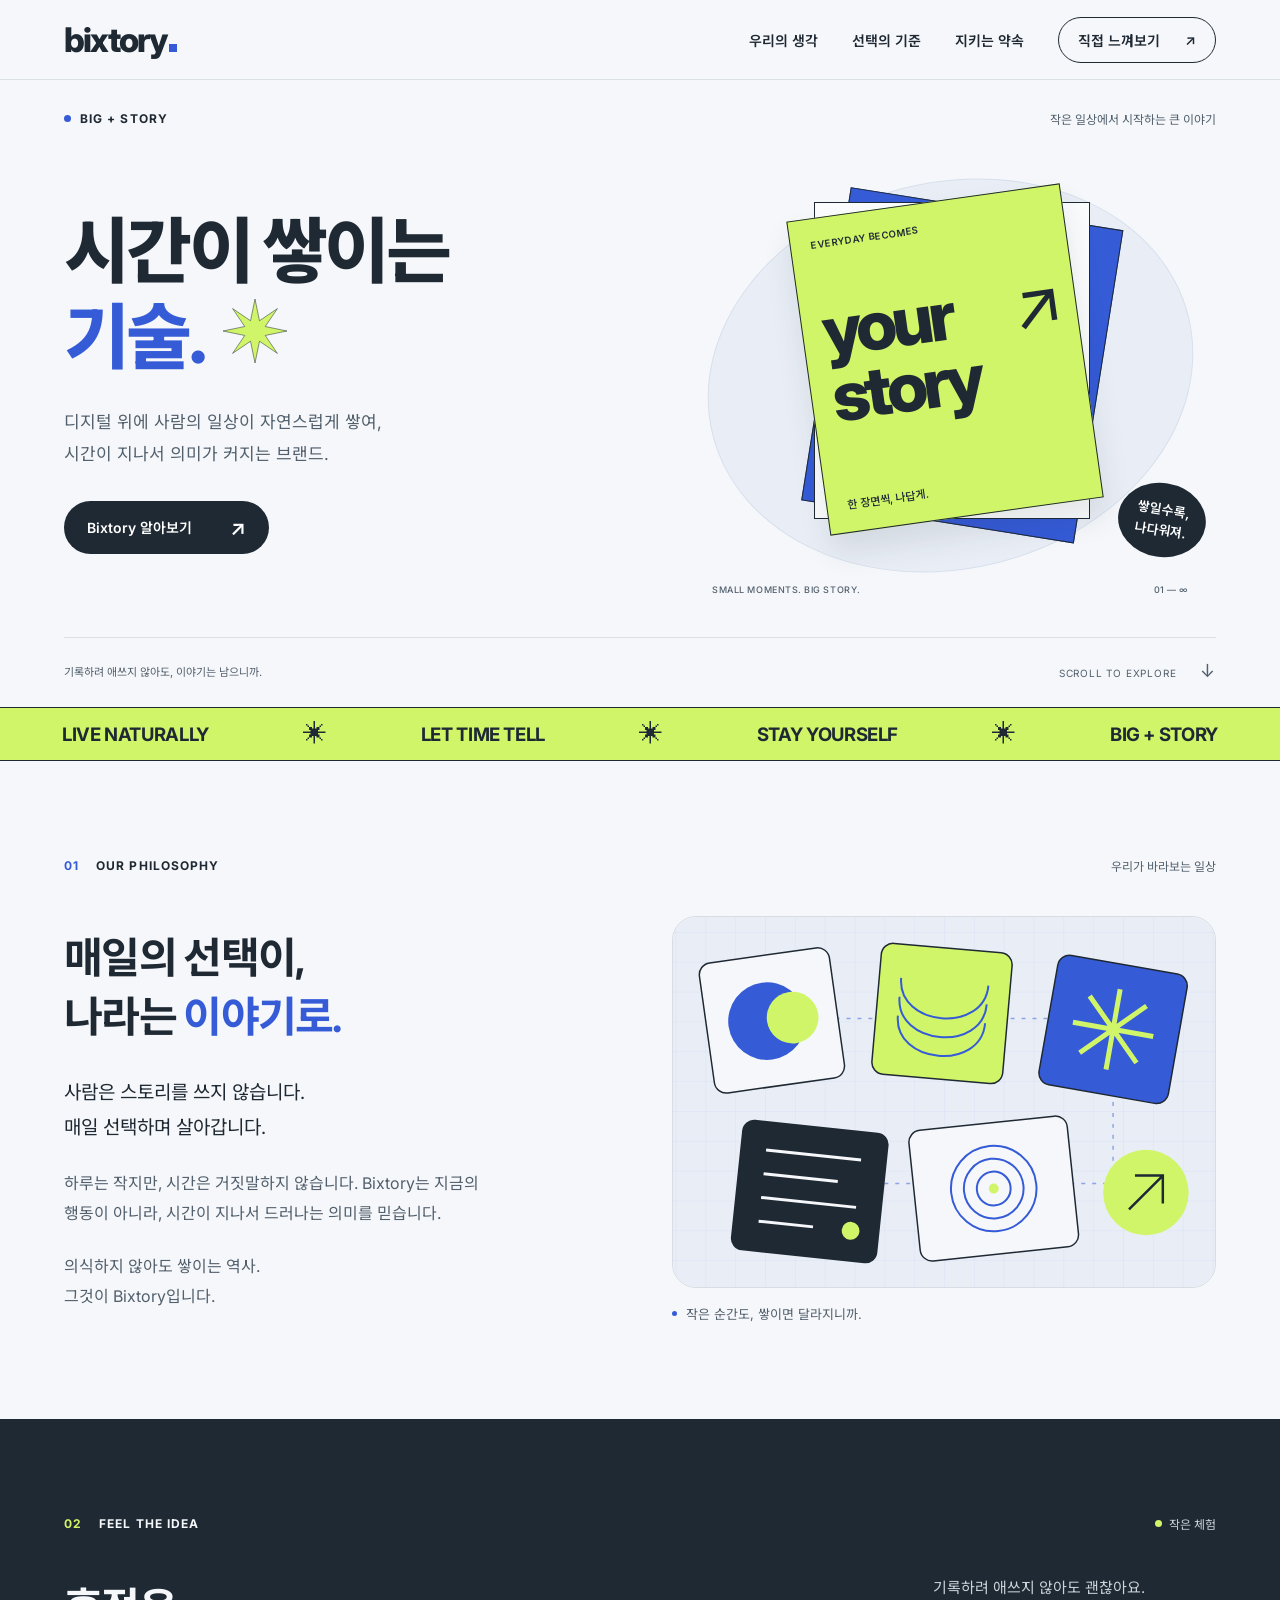
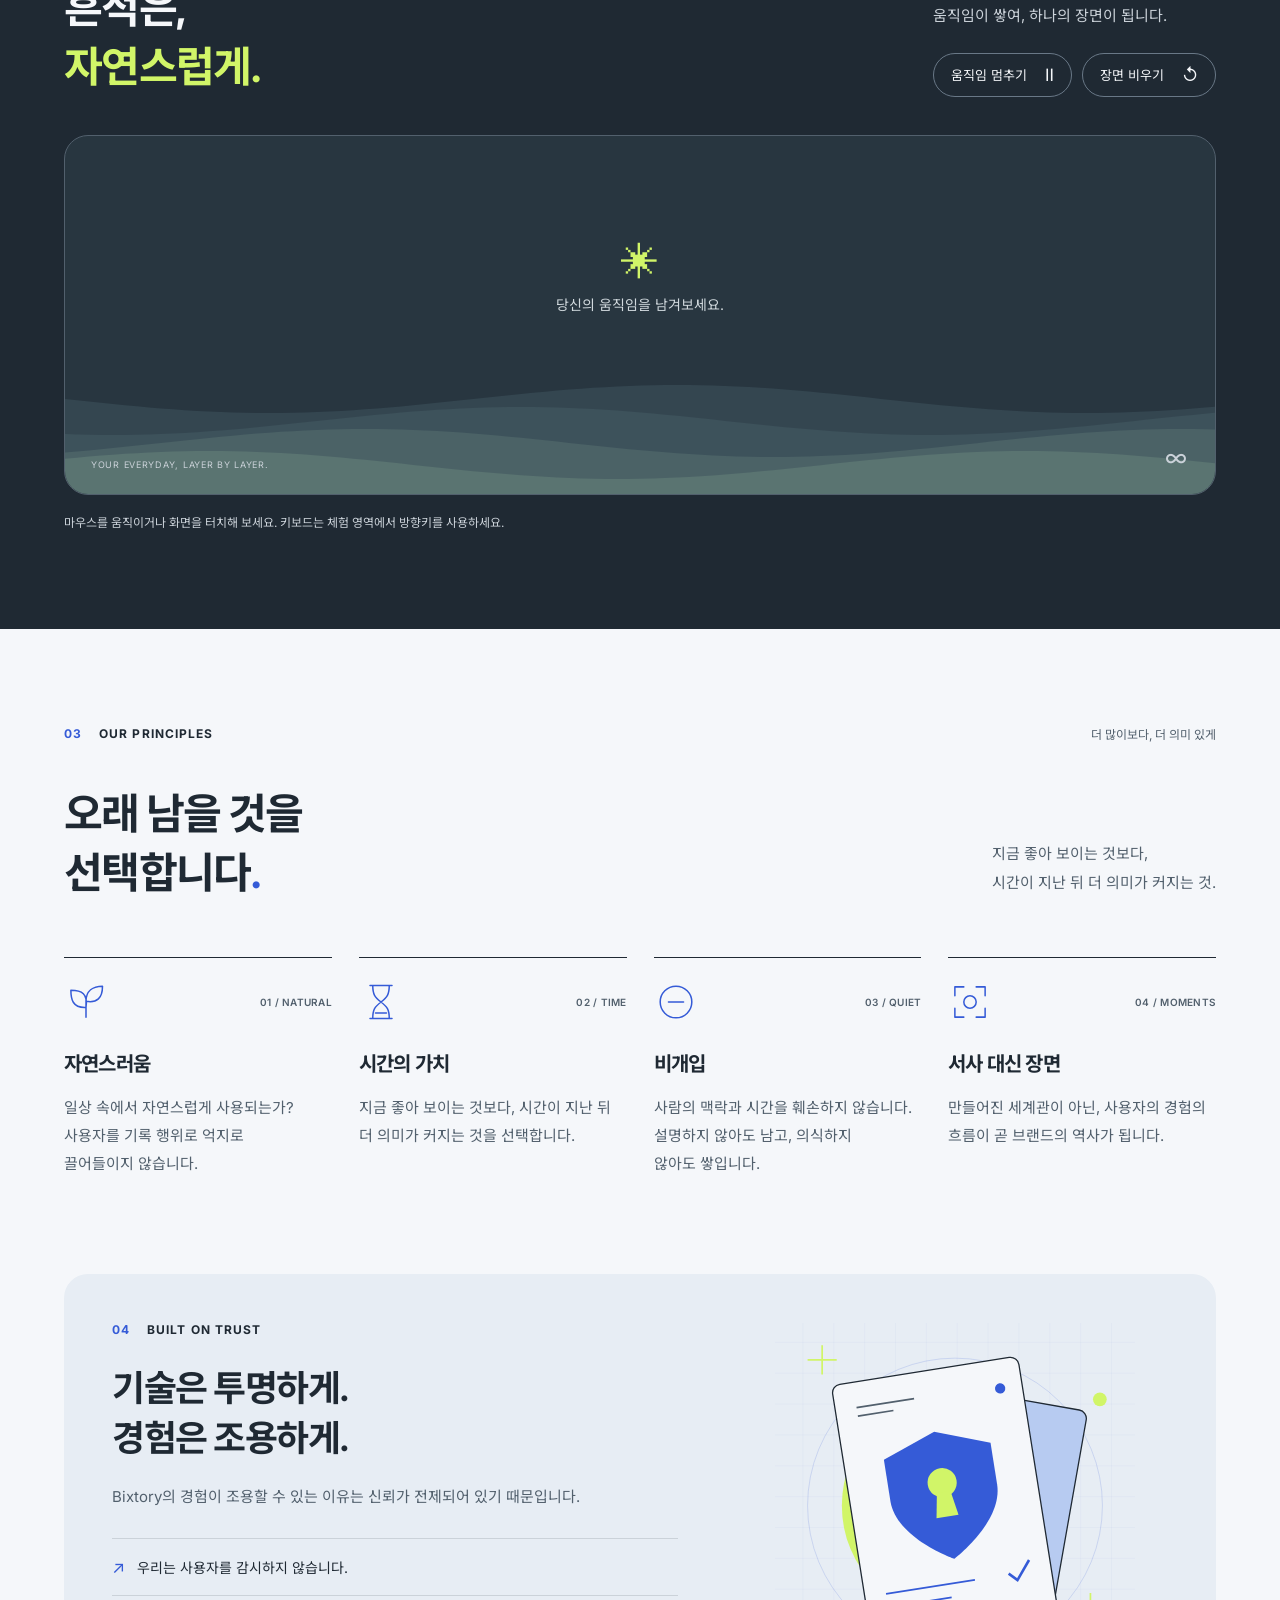
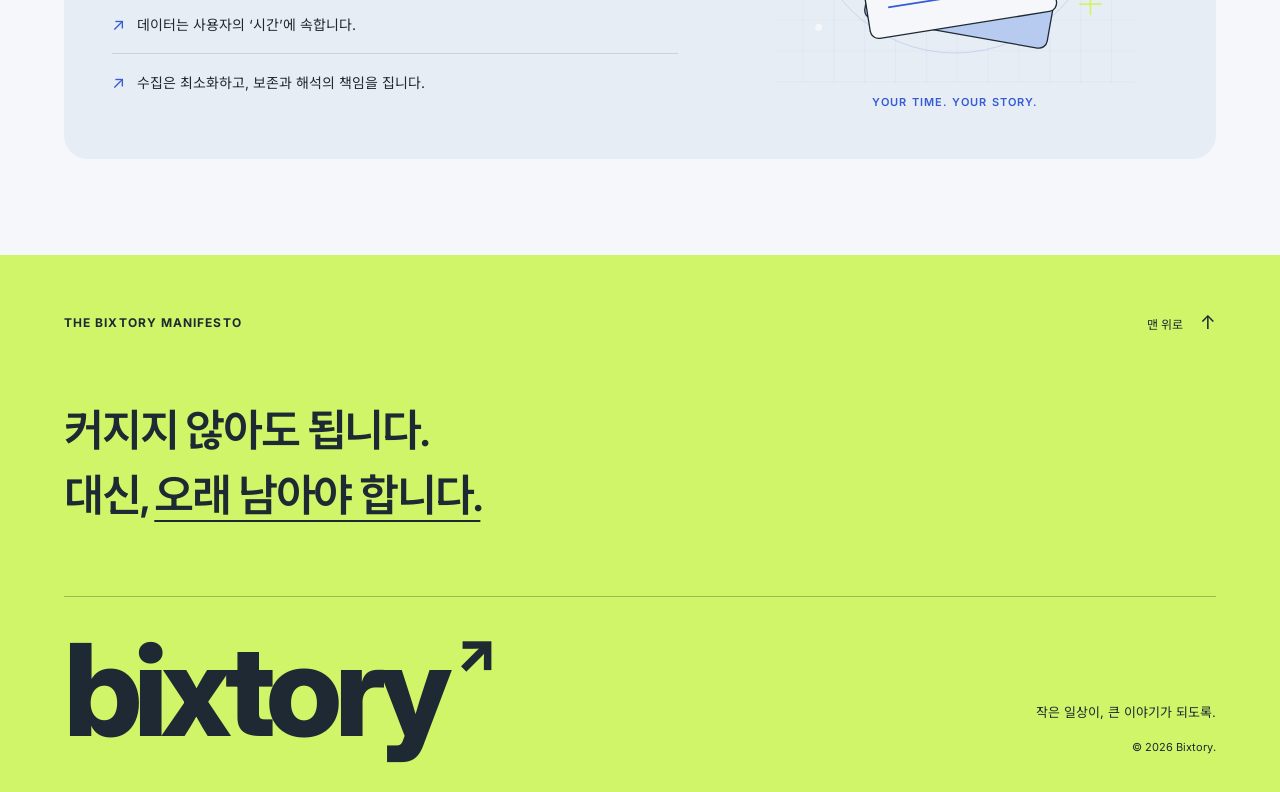
<file: index.html>
<!doctype html>
<html lang="ko">
<head>
  <meta charset="utf-8">
  <meta name="viewport" content="width=device-width, initial-scale=1">
  <meta name="theme-color" content="#f5f7fa">
  <meta name="description"
    content="디지털 위에 사람의 일상이 자연스럽게 쌓여, 시간이 지나서 의미가 커지는 브랜드. Bixtory.">
  <meta property="og:type" content="website">
  <meta property="og:title" content="Bixtory — 시간이 쌓이는 기술">
  <meta property="og:description"
    content="작은 일상이 쌓여, 당신만의 큰 이야기가 되도록.">
  <meta property="og:url" content="https://bixtory.com/">
  <title>Bixtory — 시간이 쌓이는 기술</title>
  <link rel="icon" type="image/svg+xml" href="./assets/favicon.svg">
  <link rel="canonical" href="https://bixtory.com/">
  <link rel="preconnect" href="https://fonts.googleapis.com">
  <link rel="preconnect" href="https://fonts.gstatic.com" crossorigin>
  <link href="https://fonts.googleapis.com/css2?family=Inter:wght@400;500;600;700;800;900&amp;family=Noto+Sans+KR:wght@400;500;600;700;800;900&amp;display=swap"
    rel="stylesheet">
  <link rel="stylesheet" href="./assets/css/main.css">
  <script src="./assets/js/main.js" defer></script>
</head>
<body>
  <a class="skip-link" href="#main">본문 바로가기</a>
  <header class="site-header">
    <a class="wordmark" href="#top" aria-label="Bixtory 처음으로">
      bixtory<span class="brand-dot" aria-hidden="true"></span>
    </a>
    <button class="menu-toggle" type="button" aria-expanded="false"
      aria-controls="site-navigation">
      <span class="menu-label">메뉴</span>
      <span class="menu-lines" aria-hidden="true"></span>
    </button>
    <nav class="site-navigation" id="site-navigation" aria-label="주 메뉴">
      <a href="#philosophy">우리의 생각</a>
      <a href="#principles">선택의 기준</a>
      <a href="#trust">지키는 약속</a>
      <a class="nav-experience" href="#experience">
        직접 느껴보기 <span aria-hidden="true">↗</span>
      </a>
    </nav>
  </header>
  <main id="main">
    <section class="hero section-wrap" id="top" aria-labelledby="hero-title">
      <div class="hero-topline">
        <p class="eyebrow"><span class="status-dot"></span> BIG + STORY</p>
        <p class="hero-note">작은 일상에서 시작하는 큰 이야기</p>
      </div>
      <div class="hero-grid">
        <div class="hero-copy">
          <h1 id="hero-title">시간이 쌓이는<br><span>기술.</span><svg
            class="hero-spark" viewBox="0 0 100 100" aria-hidden="true">
            <path d="M50 0 57 34 85 15 66 43 100 50 66 57 85 85
              57 66 50 100 43 66 15 85 34 57 0 50 34 43 15 15 43 34Z"/>
          </svg></h1>
          <p class="hero-description">
            디지털 위에 사람의 일상이 자연스럽게 쌓여,<br class="desktop-break">
            시간이 지나서 의미가 커지는 브랜드.
          </p>
          <a class="button button-dark" href="#philosophy">
            Bixtory 알아보기 <span aria-hidden="true">↗</span>
          </a>
        </div>
        <div class="hero-art" aria-label="작은 순간이 모여 쌓이는 이야기">
          <div class="story-stack" aria-hidden="true">
            <div class="stack-sheet sheet-back"></div>
            <div class="stack-sheet sheet-middle"></div>
            <div class="stack-sheet sheet-front">
              <span class="sheet-label">EVERYDAY BECOMES</span>
              <span class="sheet-story">your<br>story<span>↗</span></span>
              <span class="sheet-bottom">한 장면씩, 나답게.</span>
            </div>
          </div>
          <span class="art-sticker">쌓일수록,<br>나다워져.</span>
          <div class="art-caption">
            <span>SMALL MOMENTS. BIG STORY.</span>
            <span aria-hidden="true">01 — ∞</span>
          </div>
        </div>
      </div>
      <div class="hero-bottom">
        <span>기록하려 애쓰지 않아도, 이야기는 남으니까.</span>
        <a href="#philosophy">SCROLL TO EXPLORE <span aria-hidden="true">↓</span></a>
      </div>
    </section>
    <div class="brand-strip" aria-hidden="true">
      <span>LIVE NATURALLY</span><span class="strip-spark">✳</span>
      <span>LET TIME TELL</span><span class="strip-spark">✳</span>
      <span>STAY YOURSELF</span><span class="strip-spark">✳</span>
      <span>BIG + STORY</span>
    </div>
    <section class="philosophy section-wrap section-space" id="philosophy"
      aria-labelledby="philosophy-title">
      <div class="section-heading">
        <p class="eyebrow"><span class="section-number">01</span> OUR PHILOSOPHY</p>
        <span class="section-aside">우리가 바라보는 일상</span>
      </div>
      <div class="philosophy-grid">
        <div class="philosophy-copy">
          <h2 id="philosophy-title">매일의 선택이,<br>나라는 <span>이야기로.</span></h2>
          <p class="intro-text">사람은 스토리를 쓰지 않습니다.<br>매일 선택하며 살아갑니다.</p>
          <p>하루는 작지만, 시간은 거짓말하지 않습니다.
            Bixtory는 지금의 행동이 아니라,
            시간이 지나서 드러나는 의미를 믿습니다.</p>
          <p>의식하지 않아도 쌓이는 역사.<br>그것이 Bixtory입니다.</p>
        </div>
        <figure class="philosophy-figure">
          <svg class="moment-illustration" viewBox="28 45 544 372"
            role="img" aria-labelledby="moments-art-title">
            <title id="moments-art-title">서로 다른 작은 장면이 모여 만드는 이야기</title>
            <defs>
              <pattern id="moments-grid" width="30" height="30"
                patternUnits="userSpaceOnUse">
                <path d="M30 0H0V30" fill="none"
                  stroke="#355bd7" stroke-opacity=".09"/>
              </pattern>
            </defs>
            <rect width="600" height="500" fill="#e9eef6"/>
            <rect width="600" height="500" fill="url(#moments-grid)"/>
            <path d="M125 147H470V313H165" fill="none" stroke="#355bd7"
              stroke-width="1.5" stroke-dasharray="4 7" stroke-opacity=".5"/>
            <g transform="rotate(-8 127 149)">
              <rect x="61" y="83" width="132" height="132" rx="12"
                fill="#f5f7fa" stroke="#1f2933" stroke-width="1.5"/>
              <circle cx="122" cy="149" r="39" fill="#355bd7"/>
              <circle cx="148" cy="149" r="26" fill="#d1f568"/>
            </g>
            <g transform="rotate(5 298 142)">
              <rect x="232" y="76" width="132" height="132" rx="12"
                fill="#d1f568" stroke="#1f2933" stroke-width="1.5"/>
              <path d="M254 110c0 49 88 49 88 0M254 129c0 49 88 49 88 0
                M254 148c0 49 88 49 88 0" fill="none" stroke="#355bd7"
                stroke-width="2"/>
            </g>
            <g transform="rotate(10 470 158)">
              <rect x="404" y="92" width="132" height="132" rx="12"
                fill="#355bd7" stroke="#1f2933" stroke-width="1.5"/>
              <path d="M470 117v82m-41-41h82m-70-29 58 58m0-58-58 58"
                fill="none" stroke="#d1f568" stroke-width="5"/>
            </g>
            <g transform="rotate(6 165 321)">
              <rect x="91" y="255" width="148" height="132" rx="12"
                fill="#1f2933"/>
              <path d="M117 284h96m-96 24h75m-75 24h96m-96 24h55"
                fill="none" stroke="#f5f7fa" stroke-width="3"/>
              <circle cx="210" cy="356" r="9" fill="#d1f568"/>
            </g>
            <g transform="rotate(-6 350 318)">
              <rect x="270" y="252" width="160" height="132" rx="12"
                fill="#f5f7fa" stroke="#1f2933" stroke-width="1.5"/>
              <g fill="none" stroke="#355bd7" stroke-width="2">
                <circle cx="350" cy="318" r="43"/>
                <circle cx="350" cy="318" r="30"/>
                <circle cx="350" cy="318" r="17"/>
              </g>
              <circle cx="350" cy="318" r="5" fill="#d1f568"/>
            </g>
            <circle cx="503" cy="322" r="43" fill="#d1f568"/>
            <path d="m486 339 34-34m-28 0h28v28" fill="none"
              stroke="#1f2933" stroke-width="2.5"/>
          </svg>
          <figcaption>
            <span class="caption-dot" aria-hidden="true"></span>
            <span>작은 순간도, 쌓이면 달라지니까.</span>
          </figcaption>
        </figure>
      </div>
    </section>

    <section class="experience" id="experience"
      aria-labelledby="experience-title">
      <div class="section-wrap section-space">
        <div class="section-heading">
          <p class="eyebrow"><span class="section-number">02</span> FEEL THE IDEA</p>
          <span class="live-label"><span class="status-dot"></span> 작은 체험</span>
        </div>
        <div class="experience-heading">
          <h2 id="experience-title">흔적은,<br><span>자연스럽게.</span></h2>
          <div class="experience-intro">
            <p>기록하려 애쓰지 않아도 괜찮아요.<br>
              움직임이 쌓여, 하나의 장면이 됩니다.</p>
            <div class="experience-controls">
              <button id="motion-toggle" type="button" aria-pressed="false">
                움직임 멈추기 <span aria-hidden="true">Ⅱ</span>
              </button>
              <button id="clear-scene" type="button">
                장면 비우기 <span aria-hidden="true">↺</span>
              </button>
            </div>
          </div>
        </div>
        <div class="experience-surface" id="experience-surface" tabindex="0"
          role="group" aria-label="움직임으로 만드는 장면"
          aria-describedby="experience-help"
          aria-keyshortcuts="ArrowUp ArrowDown ArrowLeft ArrowRight">
          <canvas id="sedimentCanvas" aria-hidden="true"></canvas>
          <div class="surface-prompt" aria-hidden="true">
            <span class="prompt-symbol">✳</span>
            <span>당신의 움직임을 남겨보세요.</span>
          </div>
          <span class="surface-corner" aria-hidden="true">YOUR EVERYDAY, LAYER BY LAYER.</span>
          <span class="surface-index" aria-hidden="true">∞</span>
        </div>
        <div class="experience-caption">
          <p id="experience-help">마우스를 움직이거나 화면을 터치해 보세요.
            키보드는 체험 영역에서 방향키를 사용하세요.</p>
          <p id="scene-status" role="status" aria-live="polite"></p>
        </div>
      </div>
    </section>

    <section class="principles section-wrap section-space" id="principles"
      aria-labelledby="principles-title">
      <div class="section-heading">
        <p class="eyebrow"><span class="section-number">03</span> OUR PRINCIPLES</p>
        <span class="section-aside">더 많이보다, 더 의미 있게</span>
      </div>
      <div class="principles-heading">
        <h2 id="principles-title">오래 남을 것을<br>선택합니다<span class="title-dot">.</span></h2>
        <p>지금 좋아 보이는 것보다,<br>시간이 지난 뒤 더 의미가 커지는 것.</p>
      </div>
      <div class="principles-grid">
        <article class="principle">
          <div class="principle-top"><span>01 / NATURAL</span>
            <svg viewBox="0 0 64 64" aria-hidden="true">
              <path d="M32 54V29M32 40C12 41 10 27 10 15c16 0 25 5 22 25Z
                M32 31c0-15 10-22 24-22 0 17-8 25-24 22Z"/>
            </svg>
          </div>
          <h3>자연스러움</h3>
          <p>일상 속에서 자연스럽게 사용되는가?
            사용자를 기록 행위로 억지로 끌어들이지 않습니다.</p>
        </article>
        <article class="principle">
          <div class="principle-top"><span>02 / TIME</span>
            <svg viewBox="0 0 64 64" aria-hidden="true">
              <path d="M16 8h32M16 56h32M20 8c0 13 3 17 12 24
                9-7 12-11 12-24M20 56c0-13 3-17 12-24
                9 7 12 11 12 24M24 48h16"/>
            </svg>
          </div>
          <h3>시간의 가치</h3>
          <p>지금 좋아 보이는 것보다,
            시간이 지난 뒤 더 의미가 커지는 것을 선택합니다.</p>
        </article>
        <article class="principle">
          <div class="principle-top"><span>03 / QUIET</span>
            <svg viewBox="0 0 64 64" aria-hidden="true">
              <circle cx="32" cy="32" r="23"/><path d="M21 32h22"/>
            </svg>
          </div>
          <h3>비개입</h3>
          <p>사람의 맥락과 시간을 훼손하지 않습니다.
            설명하지 않아도 남고, 의식하지 않아도 쌓입니다.</p>
        </article>
        <article class="principle">
          <div class="principle-top"><span>04 / MOMENTS</span>
            <svg viewBox="0 0 64 64" aria-hidden="true">
              <path d="M10 23V10h13M41 10h13v13M54 41v13H41M23 54H10V41"/>
              <circle cx="32" cy="32" r="9"/>
            </svg>
          </div>
          <h3>서사 대신 장면</h3>
          <p>만들어진 세계관이 아닌,
            사용자의 경험의 흐름이 곧 브랜드의 역사가 됩니다.</p>
        </article>
      </div>
    </section>

    <section class="trust section-wrap" id="trust" aria-labelledby="trust-title">
      <div class="trust-panel">
        <div class="trust-copy">
          <p class="eyebrow"><span class="section-number">04</span> BUILT ON TRUST</p>
          <h2 id="trust-title">기술은 투명하게.<br>경험은 조용하게.</h2>
          <p>Bixtory의 경험이 조용할 수 있는 이유는
            신뢰가 전제되어 있기 때문입니다.</p>
          <ul class="trust-promises">
            <li><span aria-hidden="true">↗</span> 우리는 사용자를 감시하지 않습니다.</li>
            <li><span aria-hidden="true">↗</span>
              데이터는 사용자의 ‘시간’에 속합니다.</li>
            <li><span aria-hidden="true">↗</span>
              수집은 최소화하고, 보존과 해석의 책임을 집니다.</li>
          </ul>
        </div>
        <div class="trust-visual">
          <svg class="trust-illustration" viewBox="40 50 420 420"
            role="img" aria-labelledby="trust-art-title">
            <title id="trust-art-title">사용자의 시간을 지키는 약속</title>
            <defs>
              <pattern id="trust-grid" width="36" height="36"
                patternUnits="userSpaceOnUse">
                <path d="M36 0H0V36" fill="none"
                  stroke="#355bd7" stroke-opacity=".08"/>
              </pattern>
            </defs>
            <rect width="500" height="540" fill="#e7edf4"/>
            <rect width="500" height="540" fill="url(#trust-grid)"/>
            <circle cx="250" cy="263" r="172" fill="none"
              stroke="#355bd7" stroke-opacity=".2"/>
            <circle cx="250" cy="263" r="132" fill="#d1f568"/>
            <g transform="rotate(10 272 273)">
              <rect x="166" y="132" width="216" height="282" rx="10"
                fill="#b7cbf1" stroke="#1f2933" stroke-width="1.5"/>
            </g>
            <g transform="rotate(-9 238 255)">
              <rect x="128" y="104" width="220" height="300" rx="10"
                fill="#f5f7fa" stroke="#1f2933" stroke-width="1.5"/>
              <path d="M153 134h68m-68 10h42" stroke="#52606d"
                stroke-width="2"/>
              <circle cx="322" cy="138" r="6" fill="#355bd7"/>
              <path d="m238 176 63 23v49c0 44-63 78-63 78
                s-63-34-63-78v-49Z" fill="#355bd7"/>
              <circle cx="238" cy="236" r="17" fill="#d1f568"/>
              <path d="m230 247-5 29h26l-5-29Z" fill="#d1f568"/>
              <path d="M153 354h105m-105 16h75" stroke="#355bd7"
                stroke-width="2"/>
              <path d="m298 353 9 9 17-21" fill="none" stroke="#355bd7"
                stroke-width="3"/>
            </g>
            <g fill="none" stroke="#d1f568" stroke-width="2">
              <path d="M95 76v34m-17-17h34M408 365v26m-13-13h26"/>
            </g>
            <circle cx="419" cy="139" r="8" fill="#d1f568"/>
            <circle cx="91" cy="405" r="4" fill="#f5f7fa"/>
          </svg>
          <span class="trust-caption">YOUR TIME. YOUR STORY.</span>
        </div>
      </div>
    </section>

  </main>
  <footer class="site-footer">
    <div class="section-wrap">
      <div class="footer-top">
        <p class="eyebrow">THE BIXTORY MANIFESTO</p>
        <a href="#top">맨 위로 <span aria-hidden="true">↑</span></a>
      </div>
      <p class="footer-statement">커지지 않아도 됩니다.<br>
        대신, <span>오래 남아야 합니다.</span></p>
      <div class="footer-bottom">
        <a class="footer-wordmark" href="#top" aria-label="Bixtory 처음으로">
          bixtory<span aria-hidden="true">↗</span>
        </a>
        <div><p>작은 일상이, 큰 이야기가 되도록.</p>
          <p class="copyright">© 2026 Bixtory.</p></div>
      </div>
    </div>
  </footer>
</body>
</html>
</file>
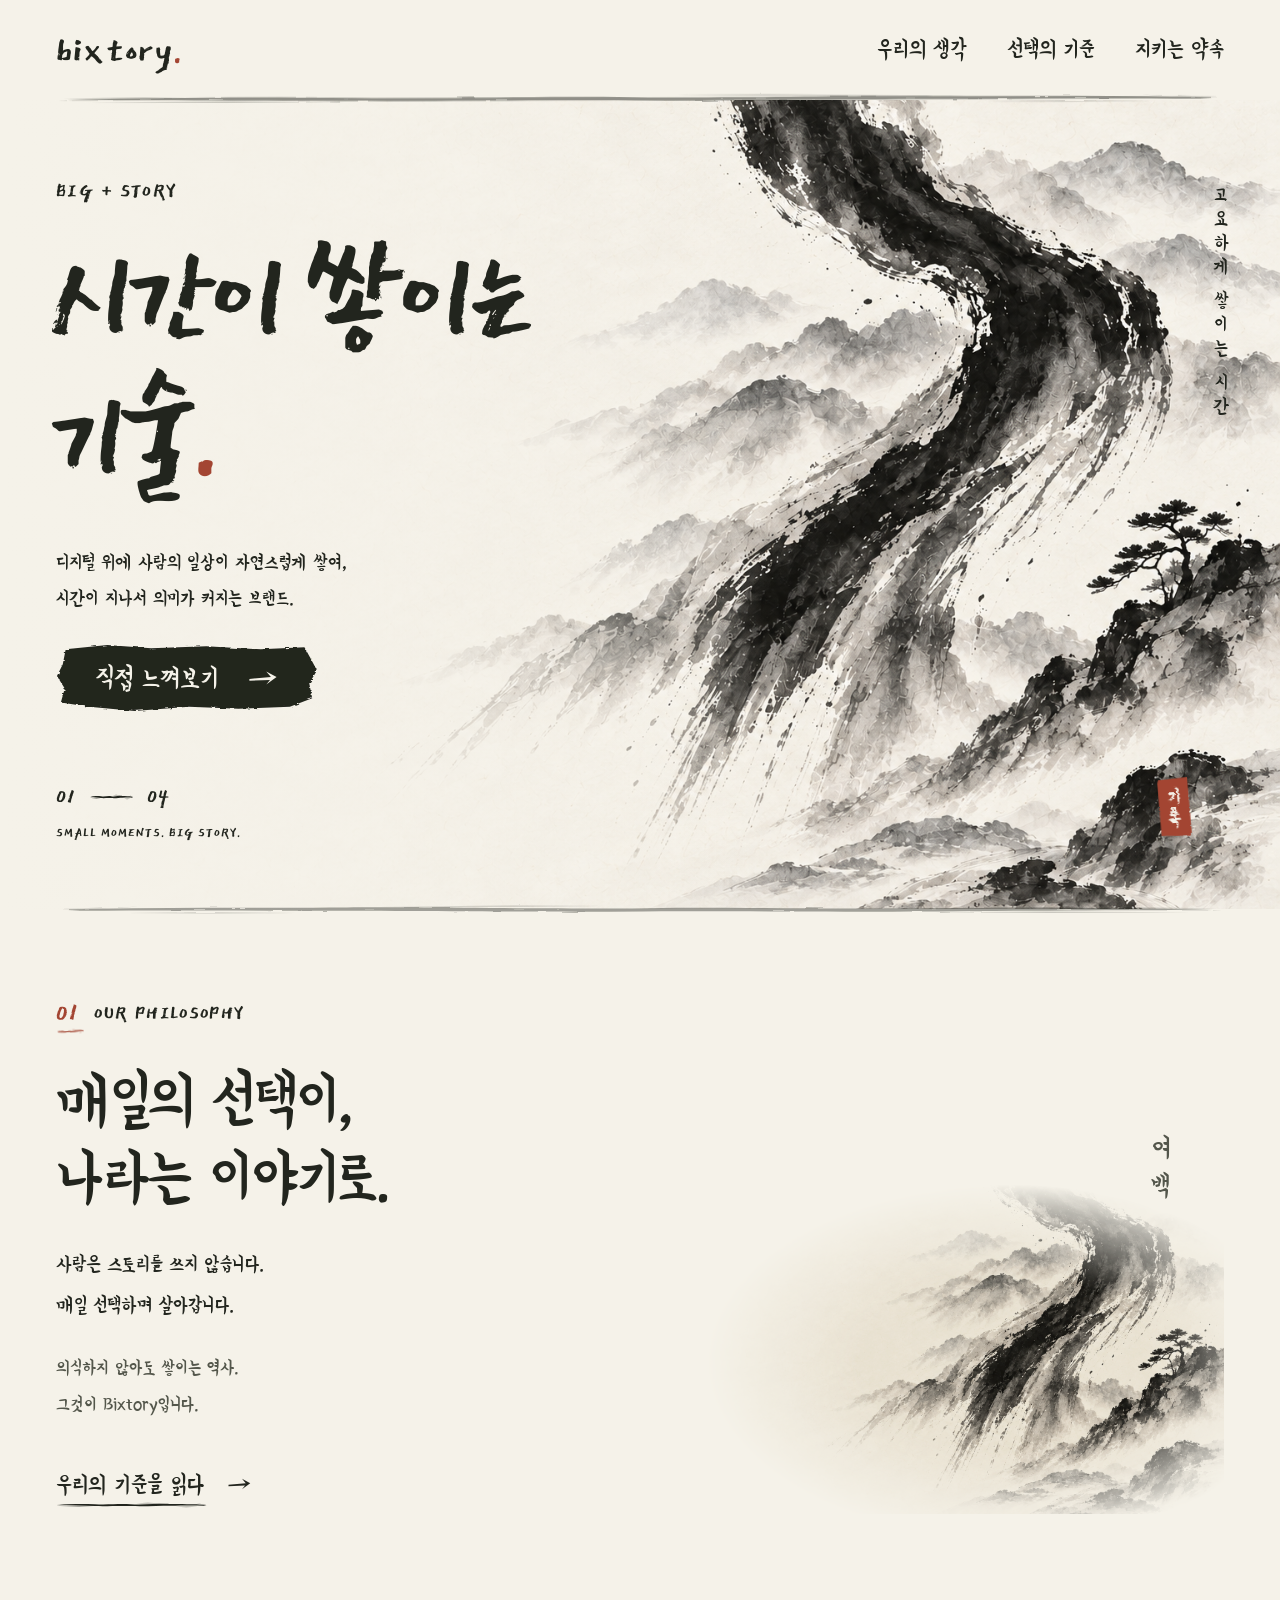
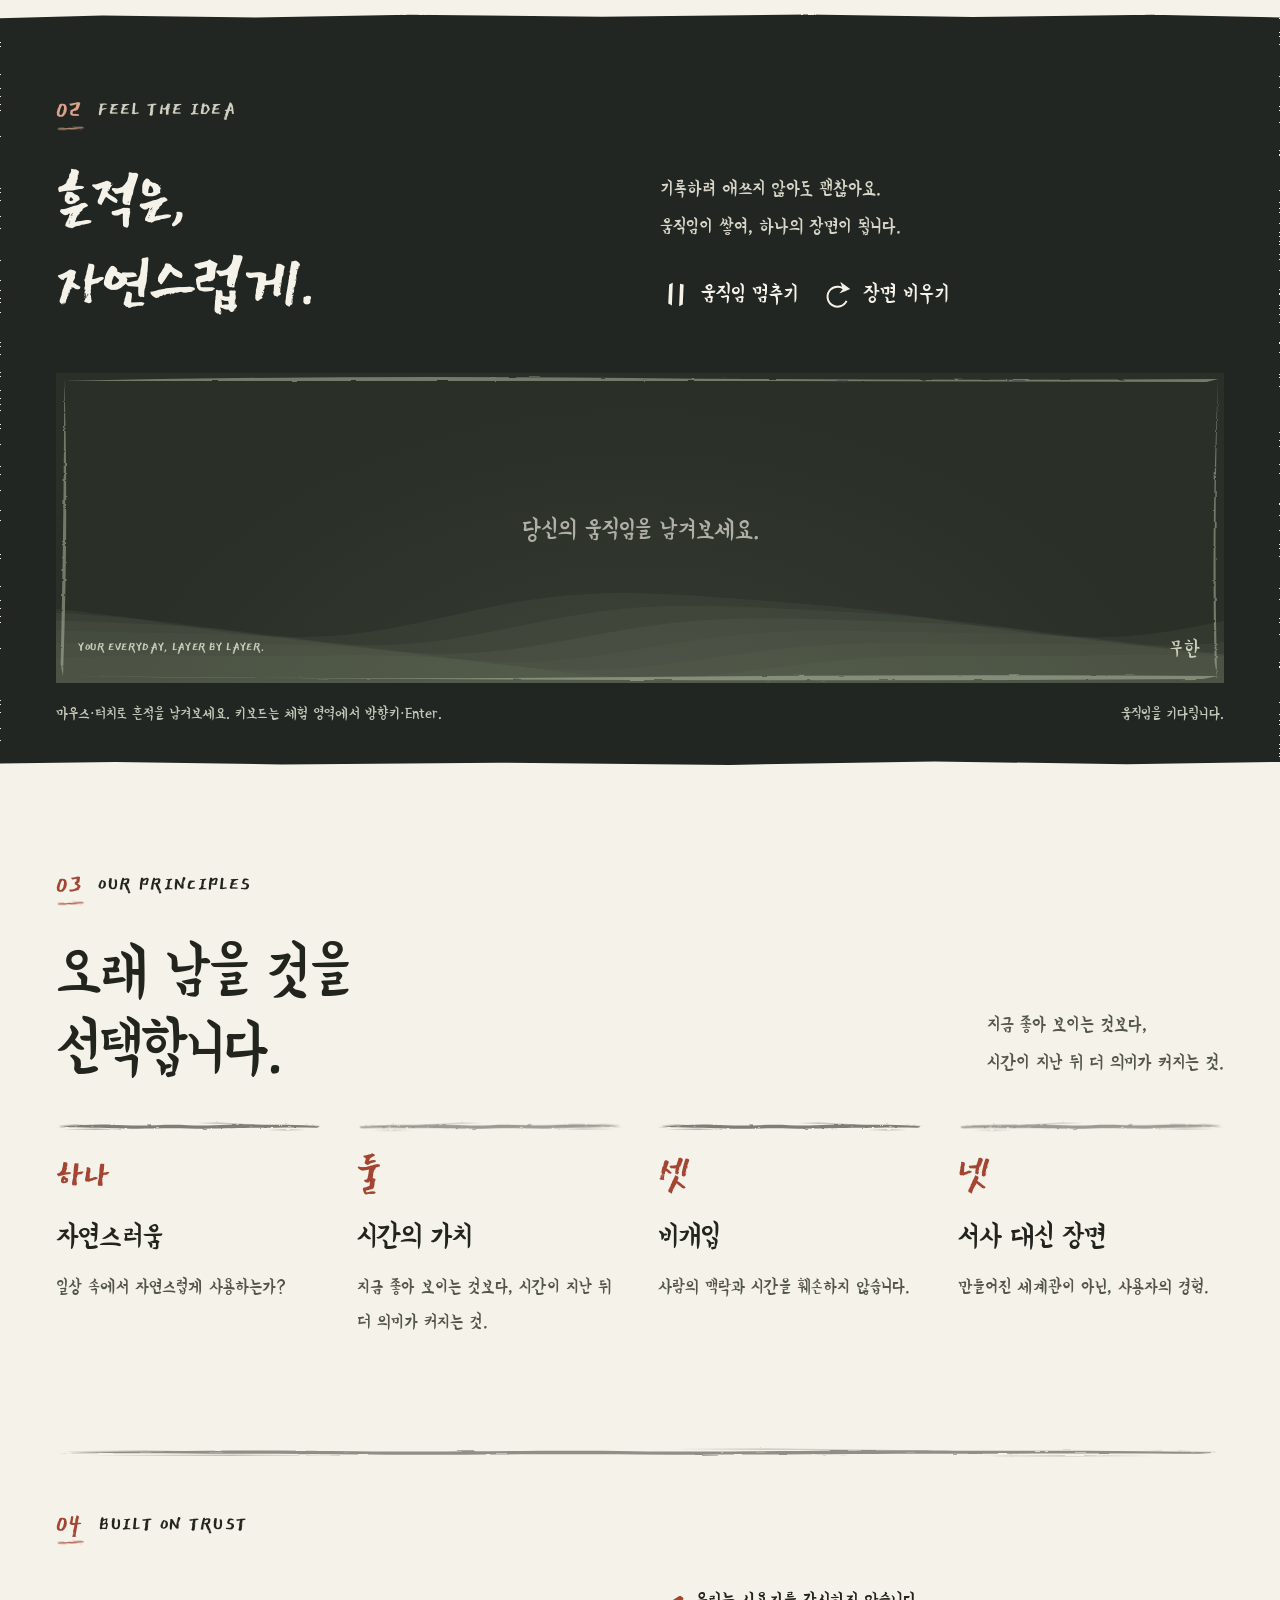
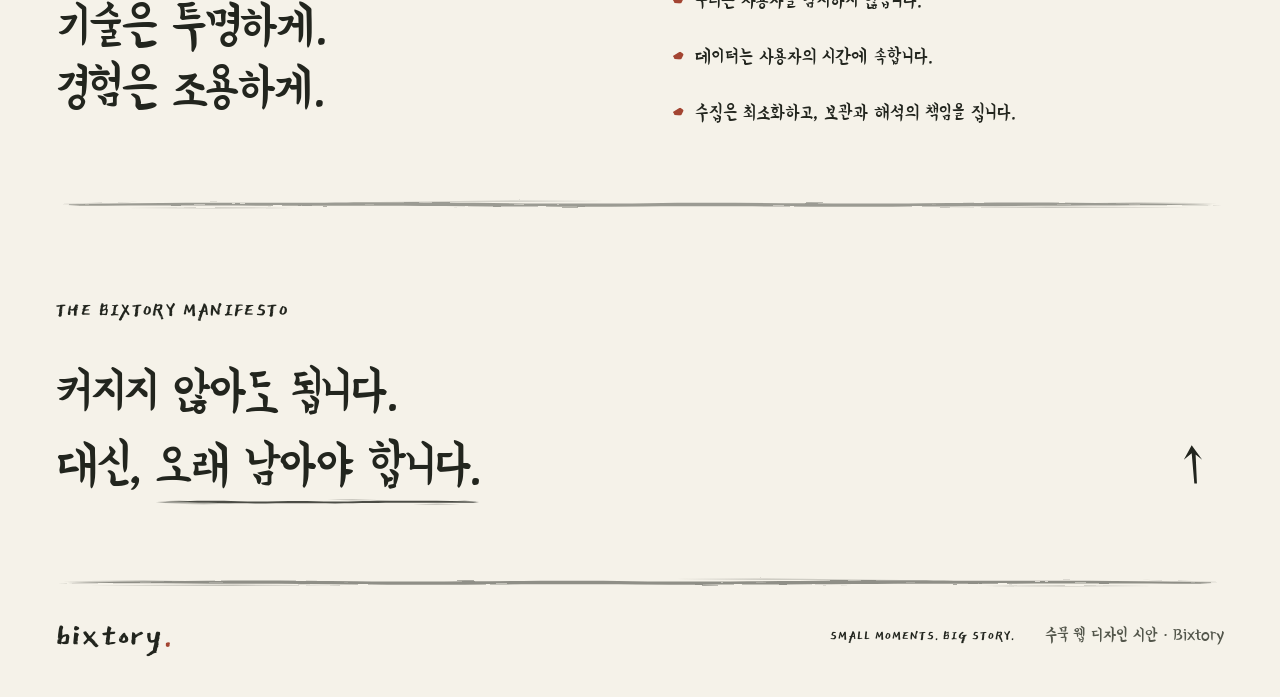
<file: concept/ink-brush/index.html>
<!doctype html>
<html lang="ko">
<head>
  <meta charset="utf-8">
  <meta name="viewport" content="width=device-width, initial-scale=1">
  <meta name="color-scheme" content="light">
  <title>Bixtory — 먹으로 쌓이는 시간</title>
  <meta name="description" content="수묵화와 실제 붓글씨 서체로 구성한 Bixtory 디자인 시안.">
  <link rel="icon" href="data:image/svg+xml,%3Csvg xmlns='http://www.w3.org/2000/svg' viewBox='0 0 64 64'%3E%3Crect width='64' height='64' fill='%23f5f2e9'/%3E%3Ctext x='13' y='47' font-family='serif' font-size='49' fill='%2322251e'%3Eb%3C/text%3E%3Ccircle cx='53' cy='47' r='4' fill='%23a34532'/%3E%3C/svg%3E">
  <link rel="preload" href="assets/fonts/eastseadokdo/EastSeaDokdo-Regular.ttf" as="font" type="font/ttf" crossorigin>
  <link rel="preload" href="assets/fonts/yeonsung/YeonSung-Regular.ttf" as="font" type="font/ttf" crossorigin>
  <link rel="stylesheet" href="style.css">
  <script src="main.js" defer></script>
</head>
<body id="top">
  <svg class="svg-definitions" aria-hidden="true" xmlns="http://www.w3.org/2000/svg">
    <defs>
      <filter id="ink-edge" x="-10%" y="-20%" width="120%" height="140%">
        <feTurbulence type="fractalNoise" baseFrequency=".09 .5" numOctaves="3" seed="12" result="grain"/>
        <feDisplacementMap in="SourceGraphic" in2="grain" scale="3"/>
      </filter>
      <symbol id="icon-arrow" viewBox="0 0 32 32"><path d="M2 17 25 15 20 9 31 15 20 23 24 18 2 19Z" fill="currentColor"/></symbol>
      <symbol id="icon-pause" viewBox="0 0 32 32"><path d="M9 5 13 3 12 28 8 26ZM21 4 25 5 24 27 20 29Z" fill="currentColor"/></symbol>
      <symbol id="icon-play" viewBox="0 0 32 32"><path d="M9 3 28 16 8 29 10 17Z" fill="currentColor"/></symbol>
      <symbol id="icon-reset" viewBox="0 0 32 32"><path d="M25 12A11 11 0 1 0 26 23" fill="none" stroke="currentColor" stroke-width="2.2"/><path d="M19 2 30 10 18 15 22 10Z" fill="currentColor"/></symbol>
      <symbol id="icon-menu" viewBox="0 0 32 32"><path d="M3 9 29 7 28 11 4 12ZM4 22 28 20 30 24 3 25Z" fill="currentColor"/></symbol>
    </defs>
  </svg>
  <a class="skip-link" href="#main">본문으로 이동</a>
  <header class="site-header">
    <a href="#top" class="wordmark" aria-label="Bixtory 처음으로">bixtory<span>.</span></a>
    <nav id="navigation" aria-label="주요 메뉴">
      <a href="#philosophy">우리의 생각</a>
      <a href="#principles">선택의 기준</a>
      <a href="#promise">지키는 약속</a>
    </nav>
    <button class="menu-toggle" type="button" aria-label="메뉴 열기" aria-expanded="false" aria-controls="navigation"><svg class="icon"><use href="#icon-menu"/></svg></button>
  </header>
  <main id="main">
    <section class="hero" aria-labelledby="hero-title">
      <img class="hero-art" src="assets/ink-landscape.png" alt="" fetchpriority="high">
      <div class="hero-content wrap">
        <p class="eyebrow">BIG + STORY</p>
        <h1 id="hero-title"><span>시간이 쌓이는</span><span>기술<span class="title-dot">.</span></span></h1>
        <p class="hero-description">디지털 위에 사람의 일상이 자연스럽게 쌓여,<br class="desktop-break"> 시간이 지나서 의미가 커지는 브랜드.</p>
        <a class="ink-button" href="#experience"><svg class="button-art" viewBox="0 0 270 66" preserveAspectRatio="none" aria-hidden="true"><path filter="url(#ink-edge)" d="M10 6 53 2 98 5 155 3 211 6 256 4 262 14 269 26 261 38 264 52 241 60 188 62 137 60 81 64 34 60 5 56 9 43 1 31 7 20Z"/></svg><span>직접 느껴보기</span><svg class="icon"><use href="#icon-arrow"/></svg></a>
        <div class="hero-caption"><span class="index-mark">01 <i></i> 04</span><span class="micro">SMALL MOMENTS. BIG STORY.</span></div>
      </div>
      <span class="vertical-note" aria-hidden="true">고요하게 쌓이는 시간</span>
      <div class="seal" aria-hidden="true">기<br>록</div>
    </section>

    <section id="philosophy" class="philosophy wrap" aria-labelledby="philosophy-title">
      <div class="philosophy-copy">
        <p class="section-label"><span>01</span> OUR PHILOSOPHY</p>
        <h2 id="philosophy-title">매일의 선택이,<br>나라는 이야기로.</h2>
        <p>사람은 스토리를 쓰지 않습니다.<br>매일 선택하며 살아갑니다.</p>
        <p class="quiet-copy">의식하지 않아도 쌓이는 역사.<br>그것이 Bixtory입니다.</p>
        <a class="brush-link" href="#principles">우리의 기준을 읽다 <svg class="icon"><use href="#icon-arrow"/></svg></a>
      </div>
      <div class="philosophy-art" aria-hidden="true"><img src="assets/ink-landscape.png" alt="" loading="lazy"><span>여백</span></div>
    </section>

    <section id="experience" class="experience" aria-labelledby="experience-title">
      <div class="wrap experience-top">
        <div><p class="section-label"><span>02</span> FEEL THE IDEA</p><h2 id="experience-title">흔적은,<br>자연스럽게.</h2></div>
        <div class="experience-copy"><p>기록하려 애쓰지 않아도 괜찮아요.<br>움직임이 쌓여, 하나의 장면이 됩니다.</p>
          <div class="experience-controls">
            <button id="pause-button" class="ink-control" type="button" aria-pressed="false"><svg class="icon"><use href="#icon-pause"/></svg><span>움직임 멈추기</span></button>
            <button id="clear-button" class="ink-control" type="button"><svg class="icon"><use href="#icon-reset"/></svg><span>장면 비우기</span></button>
          </div>
        </div>
      </div>
      <div class="wrap ink-stage">
        <canvas id="ink-canvas" tabindex="0" aria-label="먹의 흔적 체험. 마우스나 터치로 움직이거나 방향키와 Enter를 사용하세요."></canvas>
        <p class="canvas-invitation">당신의 움직임을 남겨보세요.</p>
        <div class="stage-caption"><span>YOUR EVERYDAY, LAYER BY LAYER.</span><span aria-hidden="true">무한</span></div>
      </div>
      <div class="wrap experience-bottom"><span>마우스·터치로 흔적을 남겨보세요. 키보드는 체험 영역에서 방향키·Enter.</span><span id="experience-status" role="status" aria-live="polite">움직임을 기다립니다.</span></div>
    </section>

    <section id="principles" class="principles wrap" aria-labelledby="principles-title">
      <div class="principles-heading"><div><p class="section-label"><span>03</span> OUR PRINCIPLES</p><h2 id="principles-title">오래 남을 것을<br>선택합니다.</h2></div><p>지금 좋아 보이는 것보다,<br>시간이 지난 뒤 더 의미가 커지는 것.</p></div>
      <div class="principle-list">
        <article><span class="principle-number">하나</span><h3>자연스러움</h3><p>일상 속에서 자연스럽게 사용하는가?</p></article>
        <article><span class="principle-number">둘</span><h3>시간의 가치</h3><p>지금 좋아 보이는 것보다, 시간이 지난 뒤 더 의미가 커지는 것.</p></article>
        <article><span class="principle-number">셋</span><h3>비개입</h3><p>사람의 맥락과 시간을 훼손하지 않습니다.</p></article>
        <article><span class="principle-number">넷</span><h3>서사 대신 장면</h3><p>만들어진 세계관이 아닌, 사용자의 경험.</p></article>
      </div>
    </section>

    <section id="promise" class="promise wrap" aria-labelledby="promise-title"><p class="section-label"><span>04</span> BUILT ON TRUST</p><div class="promise-grid"><h2 id="promise-title">기술은 투명하게.<br>경험은 조용하게.</h2><ul><li>우리는 사용자를 감시하지 않습니다.</li><li>데이터는 사용자의 시간에 속합니다.</li><li>수집은 최소화하고, 보관과 해석의 책임을 집니다.</li></ul></div></section>

    <section class="manifesto wrap" aria-labelledby="manifesto-title"><p class="section-label">THE BIXTORY MANIFESTO</p><h2 id="manifesto-title">커지지 않아도 됩니다.<br>대신, <span>오래 남아야 합니다.</span></h2><a href="#top" class="back-top" aria-label="맨 위로"><svg class="icon"><use href="#icon-arrow"/></svg></a></section>
  </main>
  <footer class="site-footer wrap"><a class="wordmark" href="#top">bixtory<span>.</span></a><span class="micro">SMALL MOMENTS. BIG STORY.</span><p>수묵 웹 디자인 시안 · Bixtory</p></footer>
</body>
</html>
</file>
<file: assets/css/main.css>
:root {
  --paper: #f5f7fa;
  --ink: #1f2933;
  --muted: #52606d;
  --line: #dce1e6;
  --lime: #d1f568;
  --blue: #355bd7;
  --radius: 24px;
  --gutter: 64px;
  font-family: Inter, "Noto Sans KR", sans-serif;
  color: var(--ink);
  background: var(--paper);
  font-synthesis: none;
  text-rendering: optimizeLegibility;
  -webkit-font-smoothing: antialiased;
}

* { box-sizing: border-box; }
html { scroll-behavior: smooth; scroll-padding-top: 96px; }
body { margin: 0; }
button, a { -webkit-tap-highlight-color: transparent; }
button { font: inherit; }
a { color: inherit; text-decoration: none; }
button, a { touch-action: manipulation; }
button { cursor: pointer; }
img, svg { display: block; max-width: 100%; }
img { height: auto; }
h1, h2, h3, p { margin: 0; }
h1, h2, h3, p { word-break: keep-all; overflow-wrap: anywhere; }
p { text-wrap: pretty; }
::selection { background: var(--lime); color: var(--ink); }
:focus-visible { outline: 3px solid var(--blue); outline-offset: 5px; }
[hidden] { display: none !important; }
.section-wrap { max-width: 1440px; margin-inline: auto;
  padding-inline: var(--gutter); }
.skip-link {
  position: fixed; top: 12px; left: 12px; z-index: 100;
  padding: 14px 20px; background: var(--ink); color: white;
  transform: translateY(-160%);
}
.skip-link:focus { transform: translateY(0); }
.site-header {
  position: sticky; top: 0; z-index: 20;
  min-height: 80px;
  padding: 16px max(var(--gutter), calc((100vw - 1312px) / 2));
  display: flex; justify-content: space-between; align-items: center;
  border-bottom: 1px solid var(--line);
  background: var(--paper);
}
.wordmark {
  display: inline-flex; align-items: baseline;
  font-size: 34px; font-weight: 800; letter-spacing: -1.8px;
}
.brand-dot { width: 8px; height: 8px; background: var(--blue); margin-left: 3px; }
.site-navigation { display: flex; align-items: center; gap: 34px; }
.site-navigation a { font-size: 14px; font-weight: 600; }
.site-navigation a:hover { color: var(--blue); }
.site-navigation .nav-experience {
  border: 1px solid var(--ink); border-radius: 999px;
  padding: 12px 19px; display: flex; gap: 25px; align-items: center;
}
.nav-experience:hover { background: var(--ink); color: white !important; }
.menu-toggle { display: none; }
.hero { padding-top: 30px; }
.hero-topline, .hero-bottom {
  display: flex; justify-content: space-between; align-items: center; gap: 24px;
}
.eyebrow { display: flex; align-items: center; gap: 9px;
  font-size: 12px; letter-spacing: .09em; font-weight: 700; }
.status-dot { width: 7px; height: 7px; border-radius: 50%; background: var(--blue); }
.hero-note { font-size: 12px; color: var(--muted); }
.hero-grid {
  display: grid; grid-template-columns: 1.08fr 1fr;
  align-items: center; gap: 48px; padding-block: 40px 42px;
}
.hero h1 {
  font-size: clamp(58px, 5.6vw, 80px); font-weight: 800;
  line-height: 1.2; letter-spacing: -.05em; position: relative;
}
.hero h1 > span { color: var(--blue); }
.hero-spark {
  width: 64px; height: 64px; display: inline-block;
  fill: var(--lime); margin-left: 20px; vertical-align: baseline;
  stroke: var(--ink); stroke-width: .8;
}
.hero-description {
  margin-top: 27px; font-size: 17px; line-height: 1.85; color: var(--muted);
}
.button {
  display: inline-flex; align-items: center; justify-content: space-between;
  min-height: 52px; gap: 38px; padding: 15px 22px;
  border-radius: 999px; font-size: 14px; font-weight: 600;
  border: 1px solid transparent; transition: background .18s, color .18s;
}
.button-dark { background: var(--ink); color: white; }
.button-dark:hover { background: var(--blue); }
.button span { font-size: 21px; line-height: 1; }
.hero .button { margin-top: 31px; }
.hero-art {
  position: relative; min-width: 0; aspect-ratio: 1.24; isolation: isolate;
}
.hero-art::before {
  content: ""; position: absolute; inset: 15px 20px 26px;
  border: 1px solid #d7e0ed; border-radius: 50%;
  background: #e9eef6; z-index: -1; transform: rotate(-14deg);
}
.story-stack {
  position: absolute; width: 52%; height: 74%; top: 8%; left: 23%;
  transform: rotate(-8deg);
}
.stack-sheet { position: absolute; inset: 0; border: 1px solid var(--ink); }
.sheet-back { background: var(--blue); transform: rotate(17deg) translate(18px, 3px); }
.sheet-middle { background: #fbfcfd; transform: rotate(8deg) translate(7px, 1px); }
.sheet-front {
  background: var(--lime); padding: 20px; display: flex; flex-direction: column;
  box-shadow: 0 18px 30px rgb(31 41 51 / 10%);
}
.sheet-label { font-size: clamp(8px, .75vw, 10px); font-weight: 600; letter-spacing: .05em; }
.sheet-story { margin-top: auto; font-size: clamp(46px, 5.4vw, 76px);
  line-height: .95; font-weight: 800; letter-spacing: -.07em; position: relative; }
.sheet-story > span { position: absolute; right: -2px; top: 0; font-weight: 400; }
.sheet-bottom { margin-top: auto; padding-top: 16px; font-size: 11px; font-weight: 500; }
.art-sticker {
  position: absolute; right: 10px; bottom: 38px; padding: 16px 18px;
  background: var(--ink); color: white; border-radius: 50%;
  font-size: 13px; font-weight: 600; line-height: 1.6; transform: rotate(9deg);
}
.art-caption {
  position: absolute; bottom: 0; left: 27px; right: 27px;
  display: flex; justify-content: space-between; gap: 12px;
  font-size: 9px; letter-spacing: .06em; font-weight: 500; color: var(--muted);
}
.hero-bottom { padding: 22px 0 26px; border-top: 1px solid var(--line);
  color: var(--muted); font-size: 11px; }
.hero-bottom > span { word-break: keep-all; text-wrap: balance; }
.hero-bottom a { letter-spacing: .08em; font-size: 10px; }
.hero-bottom a span { margin-left: 20px; font-size: 18px; }
.brand-strip {
  display: flex; justify-content: space-around; align-items: center; gap: 30px;
  background: var(--lime); border-block: 1px solid var(--ink);
  padding: 14px 30px; overflow: hidden; white-space: nowrap;
  font-size: clamp(13px, 1.45vw, 19px); letter-spacing: -.02em; font-weight: 700;
}
.strip-spark { font-size: 24px; line-height: 1; font-weight: 400; }

.section-space { padding-block: 96px; }
.section-heading {
  display: flex; align-items: center; justify-content: space-between;
  gap: 24px; margin-bottom: 42px;
}
.section-number { color: var(--blue); margin-right: 8px; }
.section-aside { color: var(--muted); font-size: 12px; }
h2 { font-size: clamp(32px, 3.3vw, 46px); line-height: 1.4;
  font-weight: 700; letter-spacing: -.04em; }
.philosophy-grid { display: grid; grid-template-columns: 1fr 1fr;
  gap: 64px; align-items: center; }
.philosophy-copy h2 span { color: var(--blue); }
.philosophy-copy p { font-size: 16px; color: var(--muted);
  line-height: 1.85; max-width: 420px; margin-top: 24px; }
.philosophy-copy .intro-text { font-size: 19px; color: var(--ink); margin-top: 29px; }
.philosophy-figure { margin: 0; position: relative; }
.moment-illustration { width: 100%; aspect-ratio: 544 / 372;
  border-radius: var(--radius); border: 1px solid #d7dde2; }
.philosophy-figure figcaption { display: flex; align-items: center;
  gap: 9px; margin-top: 16px; font-size: 13px; color: var(--muted); }
.caption-dot { width: 5px; height: 5px; background: var(--blue);
  border-radius: 50%; flex-shrink: 0; }
.experience { background: var(--ink); color: var(--paper); }
.experience .section-number { color: var(--lime); }
.live-label { display: flex; align-items: center; gap: 7px;
  color: #cbd2d9; font-size: 12px; }
.live-label .status-dot { background: var(--lime); }
.experience-heading { display: flex; justify-content: space-between;
  align-items: end; gap: 40px; margin-bottom: 38px; }
.experience-heading h2 span { color: var(--lime); }
.experience-intro { max-width: 440px; }
.experience-intro > p { font-size: 15px; color: #cbd2d9; line-height: 1.85; }
.experience-controls { display: flex; flex-wrap: wrap; gap: 10px; margin-top: 23px; }
.experience-controls button { display: inline-flex; align-items: center;
  justify-content: space-between; gap: 18px; min-height: 44px;
  padding: 11px 17px; border: 1px solid #697887; border-radius: 999px;
  color: var(--paper); background: transparent; font-size: 13px; }
.experience-controls button:hover { color: var(--ink); background: var(--lime);
  border-color: var(--lime); }
.experience-controls button span { font-size: 17px; }
.experience :focus-visible { outline-color: var(--lime); }
.experience-surface { position: relative; height: 360px; border-radius: var(--radius);
  border: 1px solid #52606d; background: #283640;
  cursor: crosshair; overflow: hidden; touch-action: pan-y; }
.experience-surface canvas { position: absolute; inset: 0; width: 100%; height: 100%; }
.surface-prompt { position: absolute; top: 30%; left: 0; right: 0;
  display: flex; flex-direction: column; align-items: center; gap: 13px;
  pointer-events: none; color: #d1d9dd; font-size: 14px; }
.prompt-symbol { font-size: 38px; color: var(--lime); line-height: 1; }
.surface-corner, .surface-index { position: absolute; bottom: 24px;
  pointer-events: none; color: #cbd2d9; font-size: 9px; letter-spacing: .08em; }
.surface-corner { left: 26px; }
.surface-index { right: 26px; font-size: 24px; line-height: 1; }
.experience-caption { display: flex; justify-content: space-between;
  gap: 18px; margin-top: 17px; font-size: 12px; line-height: 1.8; color: #cbd2d9; }
.experience-caption #scene-status { flex-shrink: 0; color: var(--lime); }
.principles-heading { display: flex; justify-content: space-between;
  align-items: end; gap: 36px; }
.principles-heading > p { color: var(--muted); font-size: 15px;
  line-height: 1.9; padding-bottom: 5px; }
.title-dot { color: var(--blue); }
.principles-grid { display: grid; grid-template-columns: repeat(4, 1fr);
  gap: 27px; margin-top: 55px; }
.principle { padding-top: 22px; border-top: 1px solid var(--ink); }
.principle-top { display: flex; justify-content: space-between;
  align-items: center; gap: 12px; min-height: 44px; margin-bottom: 24px; }
.principle-top > span { font-size: 10px; letter-spacing: .025em;
  font-weight: 600; color: var(--muted); }
.principle svg { width: 44px; height: 44px; stroke: var(--blue); order: -1;
  stroke-width: 2.2; fill: none; stroke-linecap: round; stroke-linejoin: round; }
.principle h3 { font-size: 20px; font-weight: 700; letter-spacing: -.04em; }
.principle p { font-size: 15px; line-height: 1.85; color: var(--muted);
  margin-top: 17px; }
.trust-panel { display: grid; grid-template-columns: 1.15fr .85fr;
  background: #e7edf4; border-radius: var(--radius); overflow: hidden; }
.trust-copy { padding: 48px; display: flex; flex-direction: column;
  justify-content: center; }
.trust-copy h2 { margin-top: 26px; font-size: clamp(28px, 2.8vw, 38px); }
.trust-copy > p:not(.eyebrow) { margin-top: 20px; font-size: 15px;
  line-height: 1.85; color: var(--muted); text-wrap: balance; }
.trust-promises { list-style: none; margin: 27px 0 0; padding: 0; }
.trust-promises li { display: flex; align-items: baseline; gap: 12px;
  font-size: 14px; padding-block: 13px; border-top: 1px solid #cbd2d9;
  line-height: 1.8; word-break: keep-all; text-wrap: balance; }
.trust-promises li > span { color: var(--blue); font-size: 17px; flex-shrink: 0; }
.trust { padding-bottom: 96px; }
.trust-visual { min-width: 0; display: flex; flex-direction: column;
  justify-content: center; align-items: center; padding: 32px 32px 32px 0; }
.trust-illustration { width: 100%; max-width: 360px; height: auto; }
.trust-caption { margin-top: 12px; color: var(--blue); font-size: 11px;
  font-weight: 600; letter-spacing: .1em; }
.site-footer { background: var(--lime); padding-block: 44px 34px; }
.footer-top { display: flex; justify-content: space-between;
  align-items: center; gap: 24px; }
.footer-top a { font-size: 12px; padding: 12px 0; min-height: 44px; }
.footer-top a span { font-size: 19px; margin-left: 14px; }
.footer-statement { font-size: clamp(27px, 3.4vw, 46px); line-height: 1.5;
  font-weight: 600; letter-spacing: -.05em; padding-block: 52px 68px; }
.footer-statement > span { text-decoration: underline; text-underline-offset: 9px;
  text-decoration-thickness: 2px; }
.footer-bottom { border-top: 1px solid rgb(31 41 51 / 30%); padding-top: 25px;
  display: flex; justify-content: space-between; align-items: end; gap: 30px; }
.footer-wordmark { font-size: clamp(68px, 10vw, 142px); line-height: 1.06;
  letter-spacing: -.06em; font-weight: 800; display: flex; align-items: flex-start; }
.footer-wordmark > span { font-size: .45em; line-height: 1; margin-left: 12px; }
.footer-bottom > div { font-size: 13px; line-height: 1.9; text-align: right; }
.copyright { margin-top: 12px; font-size: 11px; }

@media (max-width: 1100px) {
  :root { --gutter: 36px; }
  .site-navigation { gap: 22px; }
  .hero-grid { gap: 24px; }
  .hero h1 { font-size: clamp(48px, 6vw, 70px); }
  .hero-spark { width: 58px; height: 58px; margin-left: 16px; }
  .sheet-front { padding: 16px; }
  .philosophy-grid { gap: 40px; }
  .principles-grid { gap: 22px; grid-template-columns: repeat(2, 1fr); }
  .trust-copy { padding: 35px 28px; }
}
@media (max-width: 760px) {
  html { scroll-padding-top: 85px; }
  :root { --gutter: 24px; }
  .site-header { min-height: 73px; padding: 16px var(--gutter); flex-wrap: wrap; }
  .wordmark { font-size: 29px; }
  .menu-toggle {
    display: flex; align-items: center; gap: 12px;
    min-height: 42px; padding: 6px 0 6px 14px;
    border: 0; background: none; font-size: 12px; color: var(--ink);
  }
  .menu-lines { width: 20px; height: 12px; border-block: 1.5px solid; }
  .menu-toggle[aria-expanded="true"] .menu-lines {
    height: 0; border-top: 0; transform: rotate(-45deg); position: relative;
  }
  .menu-toggle[aria-expanded="true"] .menu-lines::after {
    content: ""; position: absolute; width: 20px; border-top: 1.5px solid;
    transform: rotate(90deg);
  }
  .site-navigation {
    width: 100%; padding-top: 16px; gap: 0;
    flex-direction: column; align-items: stretch;
  }
  .site-navigation a { padding: 16px 0; border-top: 1px solid var(--line); }
  .site-navigation .nav-experience {
    margin-top: 10px; padding: 14px 18px; justify-content: space-between;
  }
  .hero { padding-top: 25px; }
  .hero-note { display: none; }
  .hero-grid { grid-template-columns: 1fr; gap: 32px; padding-block: 32px 30px; }
  .hero h1 { font-size: clamp(46px, 10.8vw, 76px); }
  .hero-spark { width: 55px; height: 55px; margin-left: 18px; }
  .hero-description { margin-top: 23px; font-size: 15px; }
  .hero .button { margin-top: 23px; }
  .hero-art { aspect-ratio: 1.22; max-width: 460px; width: 100%; margin-inline: auto; }
  .sheet-front { padding: 12px; }
  .sheet-story { font-size: clamp(40px, 12.5vw, 78px); }
  .sheet-story > span { font-size: .7em; right: -5px; top: -5px; }
  .sheet-bottom { padding-top: 8px; font-size: 9px; }
  .sheet-label { font-size: 9px; }
  .art-sticker { right: 0; bottom: 32px; padding: 12px 14px; font-size: 11px; }
  .art-caption { left: 12px; right: 12px; font-size: 8px; }
  .hero-bottom { align-items: flex-start; font-size: 10px; }
  .hero-bottom > span { max-width: 175px; line-height: 1.8; }
  .hero-bottom a { white-space: nowrap; font-size: 8px; line-height: 1.8; }
  .hero-bottom a span { margin-left: 8px; }
  .brand-strip { display: grid; grid-template-columns: repeat(2, 1fr);
    gap: 12px 20px; padding: 18px var(--gutter); text-align: center; font-size: 12px; }
  .strip-spark { display: none; }
  .section-space { padding-block: 60px; }
  .section-heading { margin-bottom: 35px; }
  .section-heading .eyebrow { font-size: 10px; }
  .section-aside { display: none; }
  .philosophy-grid { grid-template-columns: 1fr; gap: 32px; }
  .philosophy-copy p { max-width: 100%; font-size: 15px; }
  .philosophy-copy .intro-text { font-size: 18px; }
  .philosophy-figure figcaption { font-size: 12px; }
  .experience-heading { flex-direction: column; align-items: stretch; gap: 25px; }
  .experience-intro { max-width: 100%; }
  .experience-intro > p { font-size: 14px; }
  .experience-controls { display: grid; grid-template-columns: 1fr 1fr;
    gap: 10px; margin-top: 19px; }
  .experience-controls button { min-width: 0; padding: 11px 12px;
    gap: 8px; font-size: 12px; }
  .experience-surface { height: 300px; border-radius: 18px; }
  .experience-caption { flex-direction: column; gap: 5px; font-size: 12px; }
  .surface-corner { left: 19px; font-size: 7px; }
  .principles-heading { flex-direction: column; align-items: stretch; gap: 22px; }
  .principles-heading > p { font-size: 14px; }
  .principles-grid { margin-top: 35px; gap: 35px 22px; }
  .principle-top { flex-direction: column; align-items: flex-start;
    gap: 16px; margin-bottom: 14px; }
  .principle-top > span { font-size: 10px; }
  .principle h3 { font-size: 19px; }
  .principle p { font-size: 14px; margin-top: 12px; }
  .trust-panel { grid-template-columns: 1fr; }
  .trust-copy { padding: 32px 24px; }
  .trust-copy h2 { font-size: 30px; margin-top: 27px; }
  .trust-promises li { font-size: 14px; }
  .trust { padding-bottom: 60px; }
  .trust-visual { padding: 0 24px 28px; }
  .trust-illustration { max-width: 260px; }
  .site-footer { padding-block: 31px 28px; }
  .footer-top .eyebrow { font-size: 9px; }
  .footer-statement { font-size: 29px; padding-block: 39px 50px; }
  .footer-bottom { align-items: flex-start; flex-direction: column; gap: 27px; }
  .footer-wordmark { font-size: clamp(65px, 20vw, 145px); }
  .footer-bottom > div { text-align: left; }
}
@media (max-width: 480px) {
  .principles-grid { grid-template-columns: 1fr; gap: 25px; }
  .principle { display: grid; grid-template-columns: 44px minmax(0, 1fr);
    column-gap: 20px; row-gap: 9px; }
  .principle-top { grid-column: 1; grid-row: 1 / span 2; margin: 0; }
  .principle-top > span { display: none; }
  .principle h3, .principle p { grid-column: 2; }
  .principle p { margin-top: 0; }
}
@media (max-width: 360px) {
  :root { --gutter: 20px; }
  .hero-bottom { gap: 12px; }
  .hero-bottom > span { max-width: 145px; }
  .desktop-break { display: none; }
}
@media (prefers-reduced-motion: reduce) {
  html { scroll-behavior: auto; }
  *, *::before, *::after { transition: none !important; animation: none !important; }
}
</file>
<file: concept/ink-brush/style.css>
@font-face{font-family:'East Sea Dokdo';src:url('assets/fonts/eastseadokdo/EastSeaDokdo-Regular.ttf') format('truetype');font-weight:400;font-style:normal;font-display:swap}
@font-face{font-family:'Yeon Sung';src:url('assets/fonts/yeonsung/YeonSung-Regular.ttf') format('truetype');font-weight:400;font-style:normal;font-display:swap}
@font-face{font-family:'Nanum Myeongjo';src:url('assets/fonts/nanummyeongjo/NanumMyeongjo-Regular.ttf') format('truetype');font-weight:400;font-style:normal;font-display:swap}
:root{--paper:#f5f2e9;--ink:#22251e;--soft-ink:#53564b;--red:#a34532;--rule:#b7b8ab;--brush:'East Sea Dokdo',serif;--hand:'Yeon Sung',serif;--body:'Yeon Sung',serif;--stroke:url('assets/brush-rule.svg');scroll-behavior:smooth;color-scheme:light}
*{box-sizing:border-box}html,body{margin:0;padding:0}body{background:var(--paper);color:var(--ink);font-family:var(--body);font-size:21px;line-height:1.8;overflow-wrap:break-word;font-synthesis:none}button,a{-webkit-tap-highlight-color:transparent}button,input{font:inherit}a{color:inherit;text-decoration:none}button{color:inherit;cursor:pointer}button:focus-visible,a:focus-visible,canvas:focus-visible{outline:2px solid var(--red);outline-offset:7px}::selection{background:#d9cfb9;color:var(--ink)}.svg-definitions{position:absolute;width:0;height:0;overflow:hidden}.wrap{width:min(1180px,calc(100% - 112px));margin-inline:auto}.icon{width:30px;height:30px;flex:0 0 30px;display:inline-block;vertical-align:middle;overflow:visible}.skip-link{position:fixed;z-index:20;top:10px;left:15px;background:var(--paper);padding:8px 20px;transform:translateY(-180%)}.skip-link:focus{transform:none}
.site-header{position:relative;z-index:3;display:flex;align-items:center;justify-content:space-between;min-height:100px;margin-inline:56px;border-bottom:0}.wordmark{font-family:var(--brush);font-size:48px;letter-spacing:.025em;line-height:1.1}.wordmark span{color:var(--red)}.site-header nav{display:flex;align-items:center;gap:40px}.site-header nav a{position:relative;font-family:var(--hand);font-size:24px;white-space:nowrap}.site-header nav a:after{content:'';position:absolute;bottom:-2px;left:0;width:100%;height:9px;background:currentColor;mask:var(--stroke) center/100% 100% no-repeat;transform:scaleX(0);transform-origin:left;transition:transform .2s}.site-header nav a:hover:after{transform:scaleX(1)}.menu-toggle{display:none;border:0;background:none;padding:10px}
.hero{position:relative;isolation:isolate;min-height:780px;overflow:hidden}.hero-art{position:absolute;z-index:-2;inset:-30px 0 0;width:100%;height:calc(100% + 30px);object-fit:cover;object-position:70% 50%;mix-blend-mode:multiply;pointer-events:none}.hero:before{content:'';position:absolute;z-index:-1;inset:0;background:linear-gradient(90deg,var(--paper) 0%,rgba(245,242,233,.68) 27%,rgba(245,242,233,0) 60%);pointer-events:none}.hero-content{padding-top:76px;padding-bottom:64px;position:relative}.eyebrow,.micro,.section-label{font-family:var(--brush);letter-spacing:.055em;font-weight:400}.eyebrow{font-size:26px;margin:0 0 20px;line-height:1.2}.hero h1{font-family:var(--brush);font-size:clamp(104px,11.7vw,164px);line-height:.93;font-weight:400;letter-spacing:-.045em;margin:0 0 38px -7px;width:72%;max-width:820px}.hero h1>span{display:block;white-space:nowrap}.title-dot{color:var(--red)}.hero-description{font-size:20px;line-height:1.8;margin:0 0 27px;max-width:490px}.ink-button{position:relative;display:inline-flex;align-items:center;justify-content:center;gap:27px;min-height:70px;min-width:262px;padding:10px 27px;color:var(--paper);font-family:var(--hand);font-size:28px;line-height:1.5;isolation:isolate;transition:transform .2s}.button-art{position:absolute;inset:0;width:100%;height:100%;z-index:-1;fill:var(--ink)}.ink-button .icon{width:33px;transition:transform .25s}.ink-button:hover{transform:translateY(-2px)}.ink-button:hover .icon{transform:translateX(5px)}.hero-caption{display:flex;flex-direction:column;gap:7px;margin-top:69px}.index-mark{font-family:var(--brush);display:flex;align-items:center;gap:14px;font-size:26px;letter-spacing:.035em;line-height:1.2}.index-mark i{width:43px;height:10px;background:var(--ink);mask:var(--stroke) center/100% 100% no-repeat}.micro{font-size:17px;letter-spacing:.06em;line-height:1.5}.vertical-note{position:absolute;right:41px;top:84px;writing-mode:vertical-rl;font-family:var(--hand);font-size:20px;letter-spacing:.2em}.seal{position:absolute;right:7%;bottom:73px;background:var(--red);color:var(--paper);font-family:var(--hand);font-size:22px;line-height:.95;padding:8px 8px 9px;transform:rotate(-4deg);outline:0;clip-path:polygon(3% 2%,97% 0,100% 94%,95% 100%,2% 97%,0 8%);filter:url(#ink-edge)}
.section-label{display:flex;align-items:center;gap:16px;font-size:25px;margin:0 0 29px;line-height:1.2}.section-label>span{font-family:var(--brush);font-size:31px;letter-spacing:.02em;color:var(--red);position:relative;transform:rotate(-3deg)}.section-label>span:after{content:'';position:absolute;bottom:-5px;left:0;width:27px;height:9px;background:currentColor;mask:var(--stroke) center/100% 100% no-repeat;opacity:.8}h2,h3{font-family:var(--hand);font-weight:400}h2{font-size:clamp(42px,5.1vw,66px);line-height:1.18;letter-spacing:-.035em;margin:0 0 29px}p{margin:0 0 18px}.philosophy{position:relative;display:grid;grid-template-columns:1fr 1fr;gap:80px;align-items:center;min-height:610px;padding-block:85px 100px;border-top:0}.philosophy-copy>p:not(.section-label){line-height:1.95}.quiet-copy{color:var(--soft-ink);font-size:19px;margin-top:23px}.brush-link{position:relative;display:inline-flex;align-items:center;gap:23px;font-family:var(--hand);font-size:25px;padding-block:7px;margin-top:14px}.brush-link:after{content:'';position:absolute;left:0;bottom:4px;width:calc(100% - 44px);height:10px;background:var(--ink);mask:var(--stroke) center/100% 100% no-repeat}.brush-link .icon{width:24px;flex-basis:24px}.philosophy-art{position:relative;height:380px;align-self:end}.philosophy-art img{position:absolute;inset:0;width:100%;height:100%;object-fit:cover;object-position:right bottom;mix-blend-mode:multiply;mask-image:radial-gradient(ellipse 65% 55% at 60% 60%,black 42%,transparent 85%)}.philosophy-art>span{position:absolute;right:7%;top:0;font-family:var(--hand);font-size:28px;writing-mode:vertical-rl;letter-spacing:.35em;color:var(--soft-ink)}
.experience{position:relative;isolation:isolate;background:none;color:var(--paper);padding-block:77px 38px}.experience-top{display:grid;grid-template-columns:1fr 1fr;gap:40px;align-items:end}.experience .section-label{color:#d1d0c1}.experience h2{font-family:var(--brush);font-size:80px;line-height:1.05;letter-spacing:-.025em;margin-bottom:0}.experience-copy{padding-bottom:5px}.experience-copy>p{font-size:20px;color:#d6d5c7;line-height:1.9}.experience-controls{display:flex;flex-wrap:wrap;align-items:center;gap:22px;margin-top:24px}.ink-control{display:inline-flex;align-items:center;gap:11px;position:relative;padding:8px 1px;border:0;background:transparent;font-family:var(--hand);font-size:23px;line-height:1.5;white-space:nowrap}.ink-control .icon{width:29px;height:29px;flex-basis:29px;transition:transform .25s}.ink-control:hover .icon{transform:rotate(-6deg)}.ink-control[aria-pressed=true]:after{content:'';position:absolute;top:3px;left:26px;width:5px;height:5px;background:#df8b6d;border-radius:50%}.ink-stage{position:relative;margin-top:48px;height:310px;background:#2a3028;border:0;overflow:hidden;isolation:isolate}.ink-stage:before{content:'';pointer-events:none;position:absolute;z-index:-1;inset:0;background:radial-gradient(ellipse at 50% 130%,#5b625240,transparent 65%)}#ink-canvas{display:block;width:100%;height:100%;touch-action:pan-y;cursor:crosshair}.canvas-invitation{position:absolute;left:20px;right:20px;top:43%;margin:0;text-align:center;font-family:var(--hand);font-size:26px;opacity:.65;pointer-events:none;transition:opacity .4s}.ink-stage.has-marks .canvas-invitation{opacity:0}.stage-caption{position:absolute;pointer-events:none;bottom:17px;left:22px;right:22px;display:flex;align-items:center;justify-content:space-between;color:#c9cebb;font-family:var(--brush);font-size:16px;letter-spacing:.04em}.stage-caption>span:last-child{font-family:var(--hand);font-size:20px;letter-spacing:.1em}.experience-bottom{display:flex;justify-content:space-between;gap:25px;margin-top:16px;font-family:var(--body);color:#c2c8b8;font-size:16px;line-height:1.8}#experience-status{flex-shrink:0}
.principles{padding-block:100px 95px}.principles-heading{display:flex;justify-content:space-between;gap:40px;align-items:end;margin-bottom:40px}.principles-heading h2{margin-bottom:0}.principles-heading>p{font-size:20px;line-height:1.9;color:var(--soft-ink);margin-bottom:5px}.principle-list{display:grid;grid-template-columns:repeat(4,1fr);gap:35px}.principle-list article{position:relative;border-top:0;padding-top:25px}.principle-number{font-family:var(--brush);font-size:45px;line-height:1;color:var(--red)}.principle-list h3{font-size:31px;line-height:1.3;margin:20px 0 13px;letter-spacing:-.025em}.principle-list p{font-size:19px;line-height:1.85;color:var(--soft-ink)}.promise{position:relative;border:0;padding-block:53px 65px}.promise-grid{display:grid;grid-template-columns:1fr 1fr;gap:65px;align-items:center}.promise h2{font-size:52px;margin-bottom:0}.promise ul{padding:0;margin:0;list-style:none}.promise li{position:relative;padding:10px 0 10px 22px;font-size:20px}.promise li:before{content:'';position:absolute;left:0;top:24px;width:11px;height:8px;background:var(--red);clip-path:polygon(0 37%,72% 0,100% 42%,67% 100%,10% 76%);transform:rotate(-11deg)}.manifesto{position:relative;padding-block:90px 80px}.manifesto h2{font-size:53px;margin-bottom:0;line-height:1.4}.manifesto h2 span{position:relative;display:inline-block;text-decoration:none}.back-top{display:grid;place-items:center;position:absolute;right:4px;bottom:90px;width:55px;height:55px}.back-top .icon{transform:rotate(-90deg);width:42px;height:42px}.site-footer{position:relative;display:flex;align-items:center;gap:30px;border-top:0;padding-block:30px 38px}.site-footer .wordmark{font-size:43px}.site-footer .micro{margin-left:auto}.site-footer p{font-family:var(--hand);font-size:18px;margin:0;color:var(--soft-ink)}

/* 공통 구분선은 같은 먹 획을 공유하되 길이와 방향으로 필압의 차이를 만든다. */
.site-header:after,.philosophy:before,.promise:before,.promise:after,.site-footer:before,.principle-list article:before{content:'';position:absolute;left:0;right:0;height:19px;background:currentColor;mask:var(--stroke) center/100% 100% no-repeat;opacity:.48;pointer-events:none}
.site-header:after{bottom:-8px;transform:rotate(-.12deg)}
.philosophy:before{top:-9px;transform:scaleX(-1);opacity:.4}
.promise:before,.site-footer:before{top:-9px}
.promise:after{bottom:-9px;transform:scaleX(-1);opacity:.42}
.principle-list article:before{top:-9px;opacity:.56}
.principle-list article:nth-child(2n):before{transform:scaleX(-1) rotate(.2deg);opacity:.42}
.experience:before{content:'';position:absolute;z-index:-1;inset:0;background:#222720;filter:url(#ink-edge);clip-path:polygon(0 .6%,8% .25%,20% .5%,32% .15%,47% .4%,63% .1%,76% .45%,90% .15%,100% .5%,100% 99.5%,88% 99.8%,73% 99.45%,57% 99.9%,39% 99.6%,22% 99.85%,9% 99.5%,0 99.7%);pointer-events:none}
.experience .section-label>span{color:#dba38a}
.ink-stage:after{content:'';position:absolute;inset:0;background:#b9c3ac;mask:url('assets/brush-frame.svg') center/100% 100% no-repeat;opacity:.5;pointer-events:none}
.manifesto h2 span:after{content:'';position:absolute;left:0;right:0;bottom:-6px;height:12px;background:var(--ink);mask:var(--stroke) center/100% 100% no-repeat;opacity:.8;pointer-events:none}

@media(min-width:1600px){.hero{min-height:860px}.hero-content{padding-top:100px}.hero-art{object-position:80% 45%}}
@media(max-width:1000px){.wrap{width:calc(100% - 72px)}.site-header{margin-inline:36px;min-height:88px}.hero{min-height:710px}.hero-content{padding-top:65px}.hero h1{font-size:130px;width:85%}.hero-description{font-size:16px}.vertical-note{right:20px}.philosophy{gap:35px;min-height:550px}.experience-controls{gap:15px}.ink-control{font-size:21px}.principle-list{gap:20px}.promise-grid{gap:35px}.site-footer{flex-wrap:wrap}.site-footer .micro{margin-left:auto}}
@media(max-width:700px){.wrap{width:calc(100% - 44px)}.site-header{min-height:80px;margin-inline:22px}.wordmark{font-size:41px}.menu-toggle{display:block}.site-header nav{display:none;position:absolute;top:79px;left:-22px;right:-22px;background:var(--paper);padding:24px 30px;border-bottom:0;box-shadow:0 15px 22px #22251e0a;flex-direction:column;align-items:stretch;gap:8px}.site-header nav.is-open{display:flex}.site-header nav:before{content:"";position:absolute;left:22px;right:22px;bottom:-8px;height:19px;background:var(--ink);mask:var(--stroke) center/100% 100% no-repeat;opacity:.48;pointer-events:none}.site-header nav a{padding:8px 0;font-size:26px}.hero{min-height:905px}.hero-content{padding-top:52px;padding-bottom:290px}.hero-art{inset:auto 0 0;width:100%;height:480px;object-fit:cover;object-position:82% 60%;opacity:.9}.hero:before{background:linear-gradient(180deg,var(--paper) 0%,var(--paper) 46%,rgba(245,242,233,0) 68%)}.hero h1{font-size:clamp(91px,17vw,122px);width:100%;margin-top:0;margin-left:-4px;margin-bottom:30px;letter-spacing:-.045em;line-height:1}.hero-description{font-size:19px;max-width:340px;line-height:1.75}.desktop-break{display:none}.eyebrow{font-size:23px;margin-bottom:20px}.ink-button{min-height:65px;min-width:240px;font-size:27px}.hero-caption{margin-top:35px}.vertical-note{display:none}.seal{right:28px;bottom:37px;font-size:19px}.philosophy{display:block;padding-block:60px 46px;min-height:0}.section-label{font-size:22px;margin-bottom:27px;gap:14px}.philosophy h2{font-size:50px}.philosophy-copy>p:not(.section-label){font-size:19px}.quiet-copy{margin-top:18px}.philosophy-art{height:220px;margin-top:22px}.philosophy-art img{object-position:right 70%}.philosophy-art>span{top:0;font-size:23px}.brush-link{font-size:24px}.experience{padding-block:55px 27px}.experience-top{display:block}.experience h2{font-size:73px;line-height:1.08}.experience-copy{margin-top:28px}.experience-copy>p{font-size:19px}.experience-controls{gap:25px;margin-top:21px}.ink-control{font-size:23px;gap:9px}.ink-stage{margin-top:31px;height:310px}.canvas-invitation{font-size:24px}.stage-caption{left:15px;right:15px;font-size:13px}.experience-bottom{flex-direction:column;gap:7px;font-size:14px}.principles{padding-block:66px 55px}.principles-heading{display:block;margin-bottom:26px}.principles-heading h2{font-size:49px}.principles-heading>p{font-size:18px;margin-top:23px}.principle-list{grid-template-columns:1fr;gap:0}.principle-list article{display:grid;grid-template-columns:48px 1fr;column-gap:14px;align-items:start;padding-block:24px 21px}.principle-number{grid-row:1/3;font-size:39px;padding-top:5px}.principle-list h3{font-size:29px;margin:0 0 10px}.principle-list p{font-size:18px;margin:0}.promise{padding-block:45px}.promise-grid{display:block}.promise h2{font-size:47px;margin-bottom:24px}.promise li{font-size:18px;padding-block:8px}.promise li:before{top:22px}.manifesto{padding-block:61px 77px}.manifesto h2{font-size:clamp(31px,6.2vw,43px);line-height:1.5}.back-top{width:40px;height:40px;bottom:20px;right:0}.back-top .icon{width:31px;height:31px}.site-footer{gap:15px;padding-block:27px 31px}.site-footer .wordmark{font-size:37px}.site-footer .micro{font-size:14px;letter-spacing:.04em}.site-footer p{width:100%;font-size:15px}}
@media(max-width:360px){.hero{min-height:850px}.hero h1{font-size:clamp(80px,25.2vw,90px)}.hero-content{padding-top:44px}.hero-art{height:410px}.hero-description{font-size:18px}.experience-controls{gap:16px}.ink-control{font-size:21px}.ink-control .icon{width:26px;height:26px;flex-basis:26px}.philosophy h2{font-size:44px}}
@media(prefers-reduced-motion:reduce){:root{scroll-behavior:auto}*,*:before,*:after{transition:none!important}}
</file>
